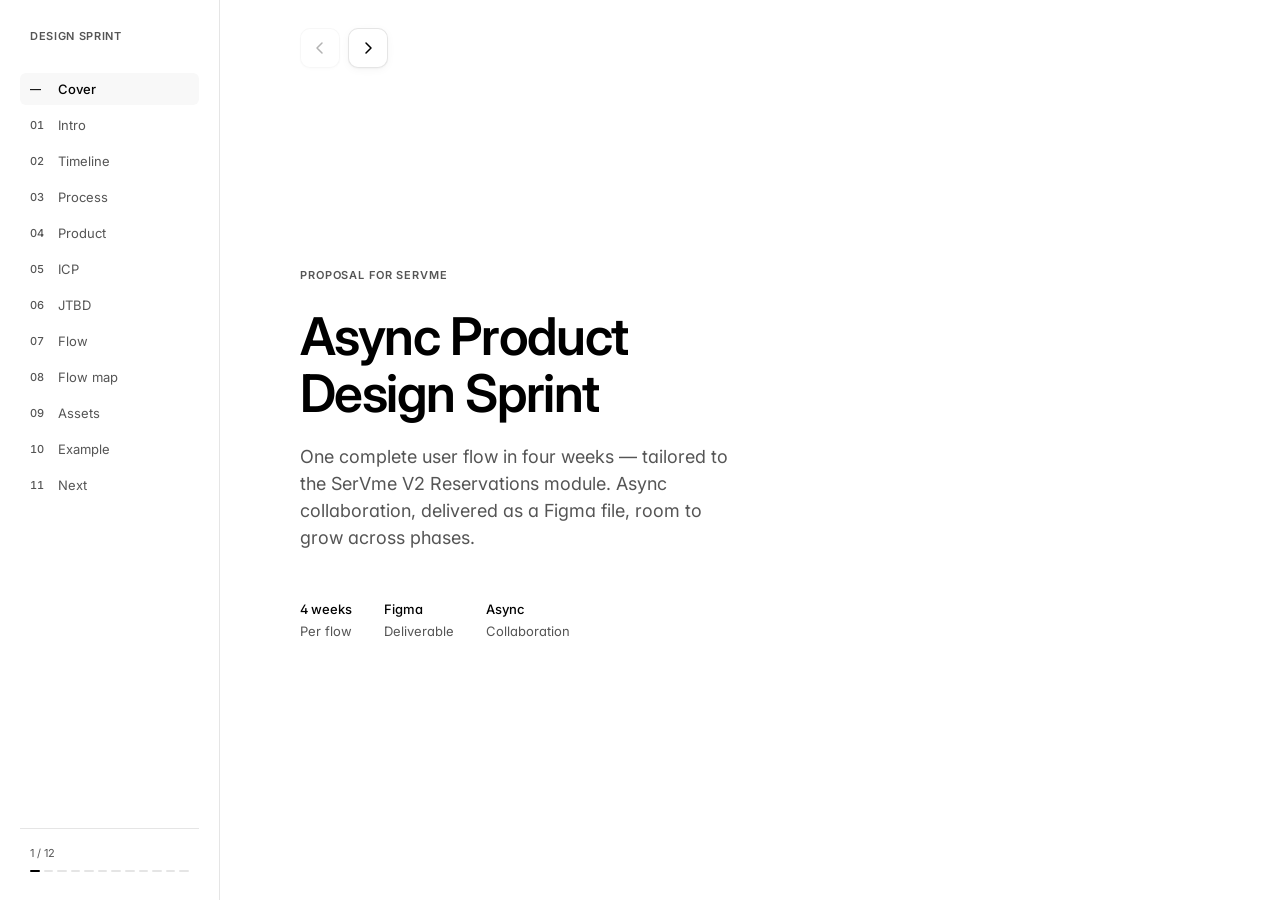
<file: index.html>
<!DOCTYPE html>
<html lang="en">
<head>
  <meta charset="UTF-8">
  <meta name="viewport" content="width=device-width, initial-scale=1.0">
  <title>Design Sprint Proposal</title>
  <meta http-equiv="refresh" content="0; url=proposal/">
  <link rel="canonical" href="proposal/">
  <script>location.replace('proposal/');</script>
</head>
<body>
  <p>Redirecting to the <a href="proposal/">Design Sprint proposal</a>…</p>
</body>
</html>
</file>
<file: proposal/styles/shared.css>
*, *::before, *::after { box-sizing: border-box; margin: 0; padding: 0; }

    :root {
      --bg: #ffffff;
      --text: #000000;
      --text-muted: oklch(0.45 0 0);
      --border: oklch(0 0 0 / 0.1);
      --surface: oklch(0.98 0 0);
      --radius-sm: 6px;
      --radius-md: 10px;
      --radius-lg: 16px;
      --nav-width: 220px;
      --font: 'Inter', system-ui, -apple-system, sans-serif;
    }

    html {
      font-family: var(--font);
      font-size: 15px;
      line-height: 1.55;
      color: var(--text);
      background: var(--bg);
      -webkit-font-smoothing: antialiased;
      -moz-osx-font-smoothing: grayscale;
      font-feature-settings: 'cv11', 'ss01';
    }

    body {
      overflow: hidden;
      height: 100vh;
    }

    /* ── Layout ── */
    .app {
      display: flex;
      height: 100vh;
    }

    /* ── Navigation ── */
    .nav {
      width: var(--nav-width);
      flex-shrink: 0;
      border-right: 1px solid var(--border);
      display: flex;
      flex-direction: column;
      padding: 28px 20px;
      gap: 4px;
      background: var(--bg);
      z-index: 10;
    }

    .nav-brand {
      font-size: 11px;
      font-weight: 600;
      letter-spacing: 0.06em;
      text-transform: uppercase;
      color: var(--text-muted);
      margin-bottom: 24px;
      padding-left: 10px;
    }

    .nav-link {
      display: flex;
      align-items: center;
      gap: 10px;
      padding: 8px 10px;
      border: none;
      background: none;
      font-family: var(--font);
      font-size: 13px;
      font-weight: 400;
      color: var(--text-muted);
      text-align: left;
      cursor: pointer;
      border-radius: var(--radius-sm);
      transition: color 0.15s ease, background-color 0.15s ease;
      width: 100%;
    }

    .nav-link:hover {
      color: var(--text);
      background: var(--surface);
    }

    .nav-link:active {
      transform: scale(0.96);
      transition: transform 0.1s ease, color 0.15s ease, background-color 0.15s ease;
    }

    .nav-link.active {
      color: var(--text);
      font-weight: 500;
      background: var(--surface);
    }

    .nav-num {
      font-size: 11px;
      font-weight: 500;
      font-variant-numeric: tabular-nums;
      color: var(--text-muted);
      min-width: 18px;
    }

    .nav-link.active .nav-num {
      color: var(--text);
    }

    .nav-footer {
      margin-top: auto;
      padding: 16px 10px 0;
      font-size: 11px;
      color: var(--text-muted);
      border-top: 1px solid var(--border);
    }

    .nav-progress {
      display: flex;
      gap: 4px;
      margin-top: 8px;
    }

    .nav-dot {
      width: 100%;
      height: 2px;
      background: var(--border);
      border-radius: 1px;
      transition: background-color 0.2s ease;
    }

    .nav-dot.active {
      background: var(--text);
    }

    /* ── Deck ── */
    .deck {
      flex: 1;
      display: flex;
      overflow-x: auto;
      overflow-y: hidden;
      scroll-snap-type: x mandatory;
      scroll-behavior: smooth;
      -webkit-overflow-scrolling: touch;
      scrollbar-width: none;
    }

    .deck::-webkit-scrollbar { display: none; }

    /* ── Page ── */
    .page {
      min-width: 100%;
      height: 100%;
      scroll-snap-align: start;
      scroll-snap-stop: always;
      overflow-y: auto;
      padding: 88px 80px 80px;
    }

    .page-inner {
      max-width: 640px;
    }

    .page-wide .page-inner {
      max-width: 780px;
    }

    /* ── Cover ── */
    .cover {
      display: flex;
      flex-direction: column;
      justify-content: center;
      min-height: 100%;
    }

    .cover-label {
      font-size: 11px;
      font-weight: 600;
      letter-spacing: 0.08em;
      text-transform: uppercase;
      color: var(--text-muted);
      margin-bottom: 24px;
    }

    .cover-title {
      font-size: clamp(36px, 5vw, 52px);
      font-weight: 600;
      letter-spacing: -0.03em;
      line-height: 1.1;
      margin-bottom: 20px;
    }

    .cover-sub {
      font-size: 18px;
      color: var(--text-muted);
      max-width: 440px;
      line-height: 1.5;
      margin-bottom: 48px;
    }

    .cover-meta {
      display: flex;
      gap: 32px;
      font-size: 13px;
      color: var(--text-muted);
    }

    .cover-meta strong {
      display: block;
      color: var(--text);
      font-weight: 500;
      font-variant-numeric: tabular-nums;
      margin-bottom: 2px;
    }

    /* ── Typography ── */
    .step-label {
      font-size: 11px;
      font-weight: 600;
      letter-spacing: 0.06em;
      text-transform: uppercase;
      color: var(--text-muted);
      margin-bottom: 12px;
    }

    h2 {
      font-size: 28px;
      font-weight: 600;
      letter-spacing: -0.02em;
      line-height: 1.2;
      margin-bottom: 16px;
    }

    h3 {
      font-size: 15px;
      font-weight: 600;
      margin-bottom: 8px;
      margin-top: 28px;
    }

    h3:first-of-type { margin-top: 0; }

    p {
      margin-bottom: 14px;
      color: var(--text-muted);
    }

    p strong, li strong { color: var(--text); font-weight: 500; }

    .lead {
      font-size: 17px;
      color: var(--text-muted);
      line-height: 1.55;
      margin-bottom: 28px;
    }

    ul, ol {
      padding-left: 20px;
      margin-bottom: 16px;
      color: var(--text-muted);
    }

    li { margin-bottom: 6px; }

    .callout {
      padding: 16px 18px;
      background: var(--surface);
      border-radius: var(--radius-md);
      font-size: 14px;
      color: var(--text-muted);
      margin: 20px 0;
      line-height: 1.5;
    }

    .callout strong { color: var(--text); }

    /* ── Timeline ── */
    .timeline {
      display: flex;
      flex-direction: column;
      gap: 0;
      margin: 28px 0;
    }

    .timeline-item {
      display: grid;
      grid-template-columns: 56px 1fr;
      gap: 16px;
      padding: 20px 0;
      border-bottom: 1px solid var(--border);
    }

    .timeline-item:last-child { border-bottom: none; }

    .timeline-week {
      font-size: 12px;
      font-weight: 600;
      font-variant-numeric: tabular-nums;
      color: var(--text-muted);
      padding-top: 2px;
    }

    .timeline-title {
      font-weight: 500;
      color: var(--text);
      margin-bottom: 4px;
    }

    .timeline-desc {
      font-size: 13px;
      color: var(--text-muted);
      margin: 0;
    }

    .timeline-deliverable {
      font-size: 12px;
      color: var(--text-muted);
      margin-top: 6px;
    }

    .timeline-deliverable span {
      color: var(--text);
      font-weight: 500;
    }

    /* ── Forms ── */
    .field {
      margin-bottom: 20px;
    }

    .field-label {
      display: block;
      font-size: 13px;
      font-weight: 500;
      color: var(--text);
      margin-bottom: 6px;
    }

    .field-hint {
      font-size: 12px;
      color: var(--text-muted);
      margin-bottom: 6px;
    }

    input[type="text"],
    input[type="url"],
    input[type="number"],
    textarea,
    select {
      width: 100%;
      font-family: var(--font);
      font-size: 14px;
      color: var(--text);
      background: var(--bg);
      border: 1px solid var(--border);
      border-radius: var(--radius-sm);
      padding: 10px 12px;
      outline: none;
      transition: border-color 0.15s ease, box-shadow 0.15s ease;
    }

    input:focus,
    textarea:focus,
    select:focus {
      border-color: oklch(0 0 0 / 0.3);
      box-shadow: 0 0 0 3px oklch(0 0 0 / 0.05);
    }

    textarea {
      resize: vertical;
      min-height: 80px;
      line-height: 1.5;
    }

    .field-row {
      display: grid;
      grid-template-columns: 1fr 1fr;
      gap: 16px;
    }

    /* ── Checkbox group ── */
    .check-group {
      display: flex;
      gap: 20px;
      flex-wrap: wrap;
      margin-bottom: 16px;
    }

    .check-item {
      display: flex;
      align-items: center;
      gap: 8px;
      font-size: 14px;
      color: var(--text-muted);
      cursor: pointer;
    }

    .check-item input {
      width: 16px;
      height: 16px;
      accent-color: var(--text);
      cursor: pointer;
    }

    /* ── Tables ── */
    .table-wrap {
      overflow-x: auto;
      margin: 16px 0 24px;
      border: 1px solid var(--border);
      border-radius: var(--radius-md);
    }

    table {
      width: 100%;
      border-collapse: collapse;
      font-size: 13px;
    }

    thead {
      background: var(--surface);
    }

    th {
      text-align: left;
      font-weight: 500;
      font-size: 11px;
      letter-spacing: 0.04em;
      text-transform: uppercase;
      color: var(--text-muted);
      padding: 10px 12px;
      border-bottom: 1px solid var(--border);
    }

    td {
      padding: 4px 6px;
      border-bottom: 1px solid var(--border);
      vertical-align: middle;
    }

    tr:last-child td { border-bottom: none; }

    td input,
    td select,
    td textarea {
      border: none;
      border-radius: var(--radius-sm);
      padding: 8px 10px;
      font-size: 13px;
      background: transparent;
      box-shadow: none;
    }

    td input:focus,
    td select:focus,
    td textarea:focus {
      background: var(--surface);
      box-shadow: none;
      border: 1px solid var(--border);
    }

    td select { cursor: pointer; }

    /* ── Tags legend ── */
    .tag-legend {
      display: flex;
      gap: 24px;
      flex-wrap: wrap;
      margin: 16px 0 20px;
    }

    .tag-item {
      font-size: 13px;
      color: var(--text-muted);
    }

    .tag-item strong {
      color: var(--text);
      font-weight: 500;
    }

    /* ── Points tracker ── */
    .points-bar {
      display: flex;
      align-items: center;
      gap: 12px;
      padding: 12px 16px;
      background: var(--surface);
      border-radius: var(--radius-md);
      margin-bottom: 20px;
      font-size: 13px;
    }

    .points-bar strong {
      font-variant-numeric: tabular-nums;
    }

    .points-track {
      flex: 1;
      height: 4px;
      background: var(--border);
      border-radius: 2px;
      overflow: hidden;
    }

    .points-fill {
      height: 100%;
      background: var(--text);
      border-radius: 2px;
      width: 0%;
      transition: width 0.2s ease;
    }

    /* ── Flow steps ── */
    .flow-steps {
      display: flex;
      flex-direction: column;
      gap: 12px;
      margin: 16px 0;
    }

    .flow-step {
      display: grid;
      grid-template-columns: 32px 1fr auto;
      gap: 12px;
      align-items: start;
    }

    .flow-step-num {
      width: 32px;
      height: 32px;
      display: flex;
      align-items: center;
      justify-content: center;
      font-size: 12px;
      font-weight: 500;
      font-variant-numeric: tabular-nums;
      border: 1px solid var(--border);
      border-radius: var(--radius-sm);
      color: var(--text-muted);
      flex-shrink: 0;
    }

    .flow-step textarea {
      min-height: 56px;
    }

    .flow-step select {
      width: auto;
      font-size: 12px;
      padding: 6px 8px;
    }

    /* ── Page nav arrows ── */
    .page-nav {
      position: fixed;
      top: 28px;
      left: calc(var(--nav-width) + 80px);
      display: flex;
      gap: 8px;
      z-index: 20;
    }

    .page-nav-btn {
      width: 40px;
      height: 40px;
      display: flex;
      align-items: center;
      justify-content: center;
      border: 1px solid var(--border);
      border-radius: var(--radius-md);
      background: var(--bg);
      cursor: pointer;
      color: var(--text);
      transition: background-color 0.15s ease, border-color 0.15s ease, transform 0.1s ease;
      box-shadow: 0 1px 2px oklch(0 0 0 / 0.04), 0 2px 8px oklch(0 0 0 / 0.04);
    }

    .page-nav-btn:hover {
      background: var(--surface);
      border-color: oklch(0 0 0 / 0.15);
    }

    .page-nav-btn:active {
      transform: scale(0.96);
    }

    .page-nav-btn:disabled {
      opacity: 0.3;
      cursor: not-allowed;
      transform: none;
    }

    .page-nav-btn svg {
      width: 16px;
      height: 16px;
      stroke: currentColor;
      fill: none;
      stroke-width: 1.5;
      stroke-linecap: round;
      stroke-linejoin: round;
    }

    /* ── Add row button ── */
    .btn-add {
      display: inline-flex;
      align-items: center;
      gap: 6px;
      padding: 8px 14px;
      font-family: var(--font);
      font-size: 13px;
      font-weight: 500;
      color: var(--text);
      background: var(--bg);
      border: 1px solid var(--border);
      border-radius: var(--radius-sm);
      cursor: pointer;
      transition: background-color 0.15s ease, transform 0.1s ease;
      margin-top: 4px;
    }

    .btn-add:hover { background: var(--surface); }
    .btn-add:active { transform: scale(0.96); }

    /* ── Responsive ── */
    @media (max-width: 768px) {
      .app { flex-direction: column; }
      .nav {
        width: 100%;
        flex-direction: row;
        overflow-x: auto;
        padding: 12px 16px;
        gap: 4px;
        border-right: none;
        border-bottom: 1px solid var(--border);
      }
      .nav-brand, .nav-footer { display: none; }
      .nav-link { white-space: nowrap; width: auto; flex-shrink: 0; }
      .page { padding: 120px 24px 80px; }
      .field-row { grid-template-columns: 1fr; }
      .page-nav { top: 72px; left: 24px; }
    }

    @media (prefers-reduced-motion: reduce) {
      .deck { scroll-behavior: auto; }
      .nav-link, .page-nav-btn, .btn-add, .points-fill { transition: none; }
    }
</file>
<file: proposal/styles/presentation.css>
/* Presentation-only styles for proposal-2.html */

.page-example .page-inner {
  max-width: 900px;
}

.page-full .page-inner {
  max-width: 720px;
}

/* ── Process steps ── */
.process-grid {
  display: flex;
  flex-direction: column;
  gap: 0;
  margin: 24px 0;
}

.process-item {
  display: grid;
  grid-template-columns: 40px 1fr;
  gap: 16px;
  padding: 16px 0;
  border-bottom: 1px solid var(--border);
}

.process-item:last-child { border-bottom: none; }

.process-num {
  width: 32px;
  height: 32px;
  display: flex;
  align-items: center;
  justify-content: center;
  font-size: 12px;
  font-weight: 600;
  font-variant-numeric: tabular-nums;
  border: 1px solid var(--border);
  border-radius: var(--radius-sm);
  color: var(--text);
}

.process-title {
  font-weight: 500;
  color: var(--text);
  margin-bottom: 4px;
}

.process-desc {
  font-size: 13px;
  color: var(--text-muted);
  margin: 0;
}

.process-time {
  font-size: 11px;
  color: var(--text-muted);
  margin-top: 4px;
}

/* ── Read-only example tables ── */
.example-table td {
  padding: 10px 12px;
  color: var(--text-muted);
}

.example-table td:first-child {
  color: var(--text);
  font-weight: 500;
}

.example-table .tag {
  display: inline-block;
  font-size: 11px;
  font-weight: 500;
  letter-spacing: 0.02em;
  padding: 2px 8px;
  border-radius: 4px;
  background: var(--surface);
  color: var(--text);
}

.example-label {
  font-size: 11px;
  font-weight: 600;
  letter-spacing: 0.06em;
  text-transform: uppercase;
  color: var(--text-muted);
  margin: 28px 0 12px;
}

.example-label:first-of-type { margin-top: 0; }

/* ── Key-value pairs ── */
.kv-list {
  display: flex;
  flex-direction: column;
  gap: 12px;
  margin: 16px 0;
}

.kv-item {
  display: grid;
  grid-template-columns: 140px 1fr;
  gap: 12px;
  font-size: 13px;
}

.kv-key {
  font-weight: 500;
  color: var(--text);
}

.kv-val {
  color: var(--text-muted);
}

/* ── Flow map (read-only) ── */
.flow-map-list {
  display: flex;
  flex-direction: column;
  gap: 10px;
  margin: 16px 0;
}

.flow-map-item {
  display: grid;
  grid-template-columns: 32px 1fr auto;
  gap: 12px;
  align-items: center;
  padding: 10px 14px;
  background: var(--surface);
  border-radius: var(--radius-sm);
}

.flow-map-item .flow-step-num {
  background: var(--bg);
}

.flow-map-text {
  font-size: 13px;
  color: var(--text-muted);
}

.flow-map-text strong {
  color: var(--text);
  font-weight: 500;
}

.flow-map-badge {
  font-size: 11px;
  color: var(--text-muted);
  white-space: nowrap;
}

/* ── Screen gallery strip ── */
.gallery-header {
  margin-top: 32px;
  margin-bottom: 24px;
}

.gallery-header h3 {
  font-size: 20px;
  font-weight: 600;
  letter-spacing: -0.02em;
  margin-bottom: 8px;
  margin-top: 0;
}

.gallery-meta {
  display: flex;
  gap: 24px;
  font-size: 13px;
  color: var(--text-muted);
  margin-bottom: 8px;
}

.gallery-meta strong {
  color: var(--text);
  font-weight: 500;
}

.gallery-attribution {
  font-size: 12px;
  color: var(--text-muted);
}

.gallery-attribution a {
  color: var(--text);
  text-decoration: underline;
  text-underline-offset: 2px;
}

.screen-grid {
  display: grid;
  grid-template-columns: 1fr 1fr;
  gap: 24px;
  margin-bottom: 24px;
}

.screen-card {
  min-width: 0;
}

.screen-card-frame {
  position: relative;
  border-radius: var(--radius-md);
  overflow: hidden;
  background: var(--surface);
  box-shadow: 0 1px 2px oklch(0 0 0 / 0.04), 0 4px 16px oklch(0 0 0 / 0.06);
  cursor: pointer;
  transition: opacity 0.15s ease, transform 0.1s ease;
}

.screen-card-frame:hover {
  opacity: 0.92;
}

.screen-card-frame:active {
  transform: scale(0.98);
}

.screen-card-frame img {
  display: block;
  width: 100%;
  height: auto;
  outline: 1px solid oklch(0 0 0 / 0.1);
  outline-offset: -1px;
}

.screen-card-step {
  position: absolute;
  top: 10px;
  left: 10px;
  width: 24px;
  height: 24px;
  display: flex;
  align-items: center;
  justify-content: center;
  font-size: 11px;
  font-weight: 600;
  font-variant-numeric: tabular-nums;
  background: var(--bg);
  border: 1px solid var(--border);
  border-radius: var(--radius-sm);
  color: var(--text);
  box-shadow: 0 1px 2px oklch(0 0 0 / 0.06);
}

.screen-card-label {
  margin-top: 10px;
  font-size: 13px;
  font-weight: 500;
  color: var(--text);
}

.screen-card-desc {
  font-size: 12px;
  color: var(--text-muted);
  margin-top: 2px;
}

/* ── Fullscreen lightbox ── */
.lightbox {
  position: fixed;
  inset: 0;
  z-index: 100;
  display: none;
  flex-direction: column;
  background: var(--bg);
}

.lightbox.open {
  display: flex;
}

.lightbox-toolbar {
  display: flex;
  align-items: center;
  justify-content: space-between;
  padding: 20px 28px;
  flex-shrink: 0;
  border-bottom: 1px solid var(--border);
}

.lightbox-nav-group {
  display: flex;
  gap: 8px;
}

.lightbox-btn {
  width: 40px;
  height: 40px;
  display: flex;
  align-items: center;
  justify-content: center;
  border: 1px solid var(--border);
  border-radius: var(--radius-md);
  background: var(--bg);
  cursor: pointer;
  color: var(--text);
  font-family: var(--font);
  font-size: 13px;
  font-weight: 500;
  font-variant-numeric: tabular-nums;
  transition: background-color 0.15s ease, border-color 0.15s ease, transform 0.1s ease;
  box-shadow: 0 1px 2px oklch(0 0 0 / 0.04), 0 2px 8px oklch(0 0 0 / 0.04);
}

.lightbox-btn:hover {
  background: var(--surface);
  border-color: oklch(0 0 0 / 0.15);
}

.lightbox-btn:active {
  transform: scale(0.96);
}

.lightbox-btn:disabled {
  opacity: 0.3;
  cursor: not-allowed;
  transform: none;
}

.lightbox-btn svg {
  width: 16px;
  height: 16px;
  stroke: currentColor;
  fill: none;
  stroke-width: 1.5;
  stroke-linecap: round;
  stroke-linejoin: round;
}

.lightbox-counter {
  font-size: 13px;
  font-variant-numeric: tabular-nums;
  color: var(--text-muted);
}

.lightbox-counter strong {
  color: var(--text);
  font-weight: 500;
}

.lightbox-stage {
  flex: 1;
  display: flex;
  align-items: center;
  justify-content: center;
  padding: 24px 28px;
  min-height: 0;
  overflow: hidden;
}

.lightbox-img {
  display: block;
  max-width: 100%;
  max-height: 100%;
  width: auto;
  height: auto;
  object-fit: contain;
  outline: 1px solid oklch(0 0 0 / 0.1);
  outline-offset: -1px;
  border-radius: var(--radius-sm);
}

.lightbox-footer {
  padding: 16px 28px 24px;
  flex-shrink: 0;
  border-top: 1px solid var(--border);
}

.lightbox-label {
  font-size: 15px;
  font-weight: 500;
  color: var(--text);
  margin-bottom: 4px;
}

.lightbox-desc {
  font-size: 13px;
  color: var(--text-muted);
}

/* ── Engagement pricing ── */
.engagement-list {
  display: flex;
  flex-direction: column;
  border: 1px solid var(--border);
  border-radius: var(--radius-md);
  overflow: hidden;
}

.engagement-item {
  display: grid;
  grid-template-columns: 1fr auto;
  gap: 16px;
  align-items: center;
  padding: 16px 18px;
  border-bottom: 1px solid var(--border);
}

.engagement-item:last-child {
  border-bottom: none;
}

.engagement-name {
  font-size: 14px;
  font-weight: 500;
  color: var(--text);
  margin-bottom: 2px;
}

.engagement-desc {
  font-size: 13px;
  color: var(--text-muted);
  margin: 0;
}

.engagement-price {
  font-size: 14px;
  font-weight: 500;
  font-variant-numeric: tabular-nums;
  color: var(--text);
  white-space: nowrap;
  margin: 0;
}

@media (max-width: 768px) {
  .screen-grid { grid-template-columns: 1fr; }
  .kv-item { grid-template-columns: 1fr; gap: 4px; }
  .example-split { grid-template-columns: 1fr; }
  .engagement-item { grid-template-columns: 1fr; gap: 8px; }
  .engagement-price { text-align: left; }
  .lightbox-toolbar { padding: 16px 20px; }
  .lightbox-stage { padding: 16px 20px; }
  .lightbox-footer { padding: 12px 20px 20px; }
}

@media (prefers-reduced-motion: reduce) {
  .screen-card-frame, .lightbox-btn { transition: none; }
}
</file>
